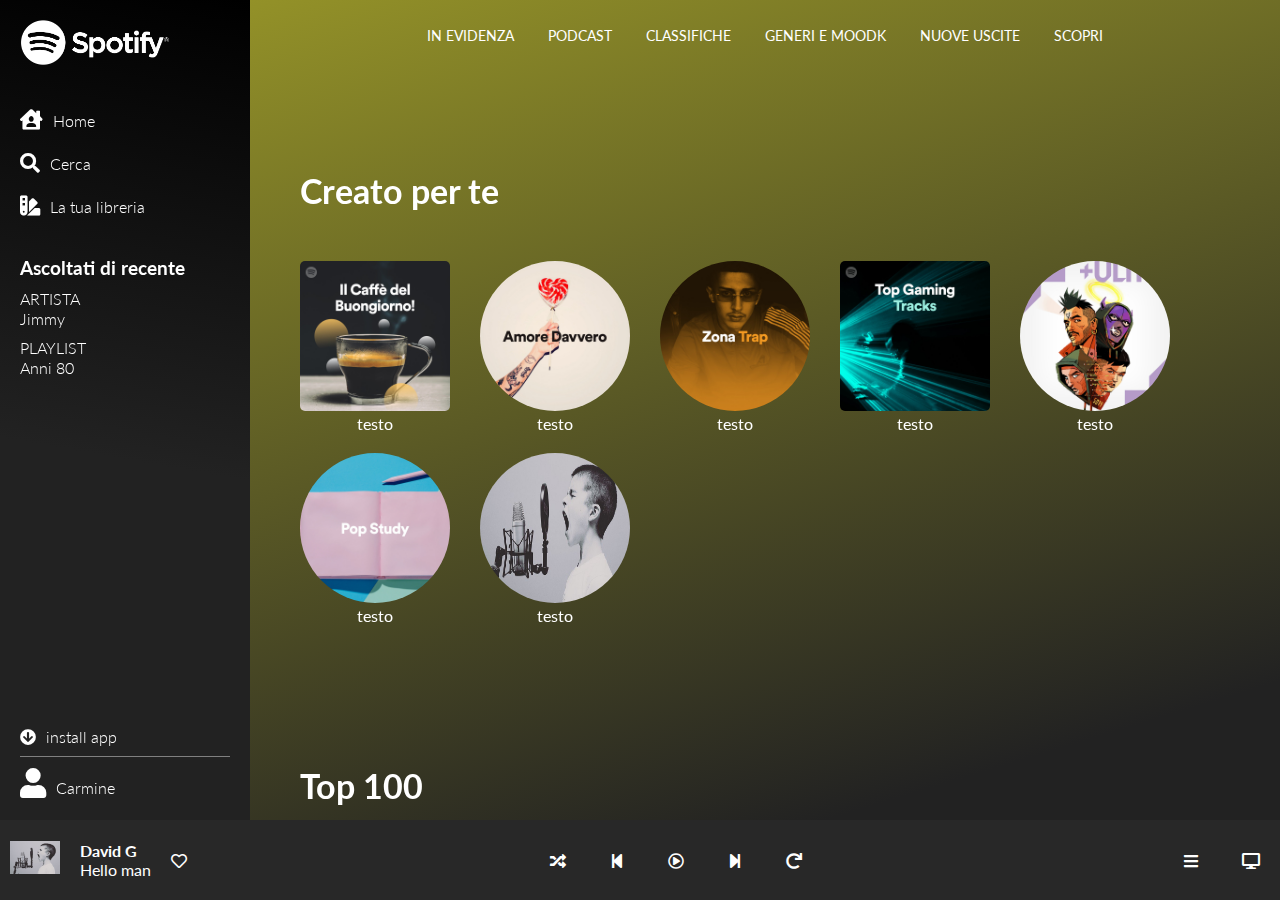
<file: index.html>
<!doctype html>
<html lang="en">
<head>
    <meta charset="UTF-8">
    <meta name="viewport"
          content="width=device-width, user-scalable=no, initial-scale=1.0, maximum-scale=1.0, minimum-scale=1.0">
    <meta http-equiv="X-UA-Compatible" content="ie=edge">
    <link rel="icon" href="img/favicon.png">
    <link href="https://fonts.googleapis.com/css2?family=Lato:wght@300;400;700;900&display=swap" rel="stylesheet">
    <link rel="stylesheet" href="https://use.fontawesome.com/releases/v5.15.1/css/all.css">
    <link rel="stylesheet" href="css/style.css">
    <title>Spotify</title>
</head>
<body>
<div id="main-wrap">
    <!-- aside -->
    <aside>
        <div class="container">
            <div class="top">
                <div class="logo">
                    <img class="desktop" src="img/logorgb.png" alt="">
                    <img class="mobile" src="img/logo-mobile.png" alt="">
                </div>
                <div class="menu-top">
                    <div class="menut-box">
                        <ul>
                            <li><a href="">Home</a></li>
                            <li><a href="">Cerca</a></li>
                            <li><a href="">La tua libreria</a></li>
                        </ul>
                    </div>
                </div>
                <div class="menu-bottom">
                    <div class="menub-box">
                        <div class="title">
                            <h3>Ascoltati di recente</h3>
                        </div>
                        <div class="text-top">
                            <p>Artista</p>
                            <p>Jimmy</p>
                        </div>
                        <div class="text-bot">
                            <p>Playlist</p>
                            <p>Anni 80</p>
                        </div>
                    </div>
                </div>
            </div>
            <div class="bottom">
                <div class="box-top">
                    <div class="box-text">
                        <p>install app</p>
                    </div>
                </div>
                <div class="box-bottom">
                    <div class="box-user">
                        <p>Carmine</p>
                    </div>
                </div>
            </div>
        </div>
    </aside>
    <!-- fine Aside -->
    <!-- main -->
    <main>
        <div class="container">
            <div class="container-top">
                <div class="box-menu">
                    <ul>
                        <li><a href="">in evidenza</a></li>
                        <li><a href="">podcast</a></li>
                        <li><a href="">classifiche</a></li>
                        <li><a href="">generi e moodk</a></li>
                        <li><a href="">nuove uscite</a></li>
                        <li><a href="">scopri</a></li>
                    </ul>
                </div>
            </div>
            <div class="container-bottom">
                <div class="box-item">
                    <div class="burger-menu">
                        <i class="fas fa-bars"></i>
                    </div>
                    <div class="title">
                        <h2>Creato per te</h2>
                    </div>
                    <div class="music-card-box">
                        <div class="music-card">
                            <img class="square" src="img/card/card1.jpeg" alt="">
                            <p>testo</p>
                        </div>
                        <div class="music-card">
                            <img src="img/card/card2.jpeg" alt="">
                            <p>testo</p>
                        </div>
                        <div class="music-card">
                            <img src="img/card/card3.jpeg" alt="">
                            <p>testo</p>
                        </div>
                        <div class="music-card">
                            <img class="square" src="img/card/card4.jpeg" alt="">
                            <p>testo</p>
                        </div>
                        <div class="music-card">
                            <img src="img/card/card5.jpeg" alt="">
                            <p>testo</p>
                        </div>
                        <div class="music-card">
                            <img src="img/card/card6.jpeg" alt="">
                            <p>testo</p>
                        </div>
                        <div class="music-card">
                            <img src="img/microphone-1209816_640.jpg" alt="">
                            <p>testo</p>
                        </div>
                    </div>
                </div>
                <div class="box-item">
                    <div class="title">
                        <h2>Top 100</h2>
                    </div>
                    <div class="music-card-box">
                        <div class="music-card">
                            <img class="square" src="img/card/card6.jpeg" alt="">
                            <p>testo</p>
                        </div>
                        <div class="music-card">
                            <img src="img/card/card5.jpeg" alt="">
                            <p>testo</p>
                        </div>
                        <div class="music-card">
                            <img src="img/microphone-1209816_640.jpg" alt="">
                            <p>testo</p>
                        </div>
                        <div class="music-card">
                            <img src="img/card/card3.jpeg" alt="">
                            <p>testo</p>
                        </div>
                        <div class="music-card">
                            <img class="square" src="img/card/card2.jpeg" alt="">
                            <p>testo</p>
                        </div>
                        <div class="music-card">
                            <img src="img/card/card1.jpeg" alt="">
                            <p>testo</p>
                        </div>
                        <div class="music-card">
                            <img src="img/card/card4.jpeg" alt="">
                            <p>testo</p>
                        </div>
                    </div>
                </div>
                <div class="box-item">
                    <div class="title">
                        <h2>Più ascoltati</h2>
                    </div>
                    <div class="music-card-box">
                        <div class="music-card">
                            <img class="square" src="img/microphone-1209816_640.jpg" alt="">
                            <p>testo</p>
                        </div>
                        <div class="music-card">
                            <img src="img/card/card3.jpeg" alt="">
                            <p>testo</p>
                        </div>
                        <div class="music-card">
                            <img class="square" src="img/card/card5.jpeg" alt="">
                            <p>testo</p>
                        </div>
                        <div class="music-card">
                            <img src="img/card/card2.jpeg" alt="">
                            <p>testo</p>
                        </div>
                        <div class="music-card">
                            <img src="img/card/card4.jpeg" alt="">
                            <p>testo</p>
                        </div>
                        <div class="music-card">
                            <img class="square" src="img/card/card6.jpeg" alt="">
                            <p>testo</p>
                        </div>
                        <div class="music-card">
                            <img src="img/card/card1.jpeg" alt="">
                            <p>testo</p>
                        </div>
                    </div>
                </div>
            </div>
        </div>
    </main>
    <!-- fine main -->
    <!-- footer -->
    <footer>
        <div class="main-box">
            <div class="box-left">
                <div class="left">
                    <img src="img/microphone-1209816_640.jpg" alt="" width="50px">
                </div>
                <div class="center">
                    <h4>David G</h4>
                    <p>Hello man</p>
                </div>
                <div class="right">
                    <div class="icon">
                        <i class="far fa-heart"></i>
                    </div>
                </div>
            </div>
            <div class="box-center">
                <div class="playmusic">
                    <ul>
                        <li><a href="#"><i class="fas fa-random"></i></a></li>
                        <li><a href="#"><i class="fas fa-step-backward"></i></i></a></li>
                        <li><a href="#"><i class="far fa-play-circle"></i></a></li>
                        <li><a href="#"><i class="fas fa-step-forward"></i></a></li>
                        <li><a href="#"><i class="fas fa-redo"></i></a></li>
                    </ul>
                </div>
            </div>
            <div class="box-right">
                <div class="playmusic-end">
                    <ul>
                        <li><a href=""><i class="fas fa-bars"></i></a></li>
                        <li><a href=""><i class="fas fa-desktop"></i></a></li>
                    </ul>
                </div>
            </div>
        </div>
    </footer>
    <!-- fine footer -->
</div>
<!-- fine wrapper -->
</body>
</html>
</file>
<file: css/style.css>
* {
    margin: 0;
    padding: 0;
    box-sizing: border-box;
}

body {
    font-family: 'Lato', sans-serif;
}

#main-wrap {
    display: flex;
}

ul,
ol {
    list-style-type: none;
}

a {
    text-decoration: none;
    color: white;
}

.square {
    border-radius: 5px !important;
}


/* Aside */

aside {
    height: 100vh;
    width: 250px;
    z-index: 1;
    padding: 20px;
    overflow: hidden;
    background: rgb(0, 0, 0);
    background: linear-gradient(190deg, rgba(0, 0, 0, 1) 0%, rgba(34, 34, 34, 1) 51%);
    color: white;
    font-weight: 300;
    position: fixed;
}

aside .container {
    display: flex;
    flex-direction: column;
    justify-content: space-between;
    height: calc(100% - 80px);
}

aside .logo .desktop {
    width: 150px;
}

aside .logo .mobile {
    display: none;
}

aside .top .menu-top .menut-box {
    padding: 30px 0;
}

aside .top .menu-top .menut-box ul li {
    padding: 10px 0;
}

aside .top .menu-top .menut-box ul li:first-child:before {
    font-family: "Font Awesome 5 Free";
    content: "\e065";
    font-size: 20px;
    margin-right: 10px;
    color: white;
    font-weight: 900;
}

aside .top .menu-top .menut-box ul li:nth-child(2):before {
    font-family: "Font Awesome 5 Free";
    content: "\f002";
    font-size: 20px;
    margin-right: 10px;
    color: white;
    font-weight: 900;
}

aside .top .menu-top .menut-box ul li:last-child:before {
    font-family: "Font Awesome 5 Free";
    content: "\f5c3";
    font-size: 20px;
    margin-right: 10px;
    color: white;
    font-weight: 900;
}

aside .top .menu-bottom .menub-box .text-top {
    padding: 10px 0;
}

aside .top .menu-bottom .menub-box .text-top p:first-child {
    text-transform: uppercase;
    line-height: 20px;
}

aside .top .menu-bottom .menub-box .text-bot p:first-child {
    text-transform: uppercase;
    line-height: 20px;
}

aside .bottom .box-top .box-text p {
    padding-bottom: 10px;
    border-bottom: 1px solid grey;
}

aside .bottom .box-top .box-text p:before {
    font-family: "Font Awesome 5 Free";
    content: "\f0ab";
    margin-right: 10px;
    color: white;
    font-weight: 900;
}

aside .bottom .box-bottom .box-user p {
    padding-top: 10px;
}

aside .bottom .box-bottom .box-user p:before {
    font-family: "Font Awesome 5 Free";
    content: "\f007";
    margin-right: 10px;
    font-size: 30px;
    color: white;
    font-weight: 900;
}


/* fine Aside */


/* main */

main {
    background: rgb(147, 145, 40);
    background: linear-gradient(163deg, rgba(147, 145, 40, 1) 0%, rgba(34, 34, 34, 1) 82%);
    height: 100vh;
    width: 100%;
    margin-left: 250px;
}

main .container {
    max-width: 80%;
    margin: 0 auto;
    display: flex;
    justify-content: center;
}

main .burger-menu {
    display: none;
}

main .container .container-top .box-menu {
    text-align: center;
}

main .container .container-top .box-menu ul li {
    display: inline-block;
    padding: 25px 15px;
    text-transform: uppercase;
}

main .container .container-top .box-menu ul li a {
    font-size: 14px;
}

main .container .container-bottom {
    overflow: auto;
    height: 100vh;
    position: fixed;
    padding: 100px 0;
}

main .container .container-bottom .box-item {
    margin: 20px auto;
    padding: 50px;
    overflow: auto;
}

main .container .container-bottom .box-item .title h2 {
    color: white;
    font-size: 34px;
}

main .container .container-bottom .music-card-box {
    display: flex;
    flex-flow: row wrap;
    margin-top: 50px;
}

main .container .container-bottom .music-card-box .music-card {
    margin: 0px 30px 20px 0;
}

main .container .container-bottom .music-card-box .music-card img {
    width: 150px;
    height: 150px;
    border-radius: 50%;
}

main .container .container-bottom .music-card-box .music-card p {
    text-align: center;
    color: white;
}


/* fine main */

footer {
    background-color: #282828;
    z-index: 1;
    position: fixed;
    width: 100%;
    bottom: 0;
}

footer .main-box {
    display: flex;
    justify-content: space-between;
    align-items: center;
    height: 80px;
}

footer .box-left {
    color: white;
    display: flex;
}

footer .box-left .center {
    margin: 0px 20px;
}

footer .box-left .right {
    display: flex;
    align-items: center;
}

footer .box-center .playmusic ul li {
    display: inline-block;
}

footer .box-center .playmusic ul li a {
    padding: 0 20px;
}

footer .box-right .playmusic-end ul li {
    display: inline-block;
}

footer .box-right .playmusic-end ul li a {
    padding: 0 20px;
}

footer .main-box .box-left .left img {
    margin-left: 10px;
}


/* fine footer */


/*
  ##Device = Most of the Smartphones Mobiles (Portrait)
  ##Screen = B/w 320px to 479px
*/

@media (min-width: 200px) and (max-width: 767px) {
    aside {
        width: 72px;
    }
    aside .logo .desktop {
        display: none;
    }
    aside .logo .mobile {
        width: 35px;
        display: block;
    }
    aside .top .menu-top .menut-box ul li a {
        visibility: hidden;
    }
    aside .top .menu-bottom {
        display: none;
    }
    aside .bottom p {
        visibility: hidden;
    }
    aside .bottom .box-top .box-text p:before {
        visibility: initial;
        font-size: 25px;
    }
    aside .bottom .box-bottom .box-user p:before {
        visibility: initial;
    }
    main {
        margin-left: 72px;
    }
    main .container .container-bottom .box-item {
        padding: unset;
        padding-left: 50px;
    }
    main .container .container-bottom {
        padding: unset;
    }
    main .burger-menu {
        display: block;
        color: white;
        font-size: 30px;
        margin-bottom: 30px;
    }
    main .container-top {
        display: none;
    }
    main .container .container-bottom .music-card-box .music-card img {
        width: 80px;
        height: 80px;
        border-radius: 50%;
    }
    footer .main-box {
        justify-content: space-around;
    }
    footer .main-box .box-right {
        display: none;
    }
    footer .main-box .box-left .center {
        display: none;
    }
    footer .main-box .box-left .left img {
        width: 30px;
        margin-right: 10px;
    }
    footer .box-center .playmusic ul li a {
        padding: 0 10px;
    }
    footer .box-left .right {
        align-items: unset;
    }
}


/*
  ##Device = Tablets, Ipads (portrait)
  ##Screen = B/w 768px to 1024px
*/

@media (min-width: 768px) and (max-width: 1024px) {
    main .container {
        max-width: 95%;
    }
    main .container .container-bottom {
        padding: unset;
    }
    main .container-top {
        display: none;
    }
    main .burger-menu {
        display: block;
        color: white;
        font-size: 30px;
        margin-bottom: 30px;
    }
    main .container .container-bottom .music-card-box .music-card img {
        width: 120px;
        height: 120px;
        border-radius: 50%;
    }
    main .container .container-bottom .box-item {
        padding: unset;
        padding-left: 50px;
    }
    footer .main-box {
        justify-content: space-around;
    }
}
</file>
